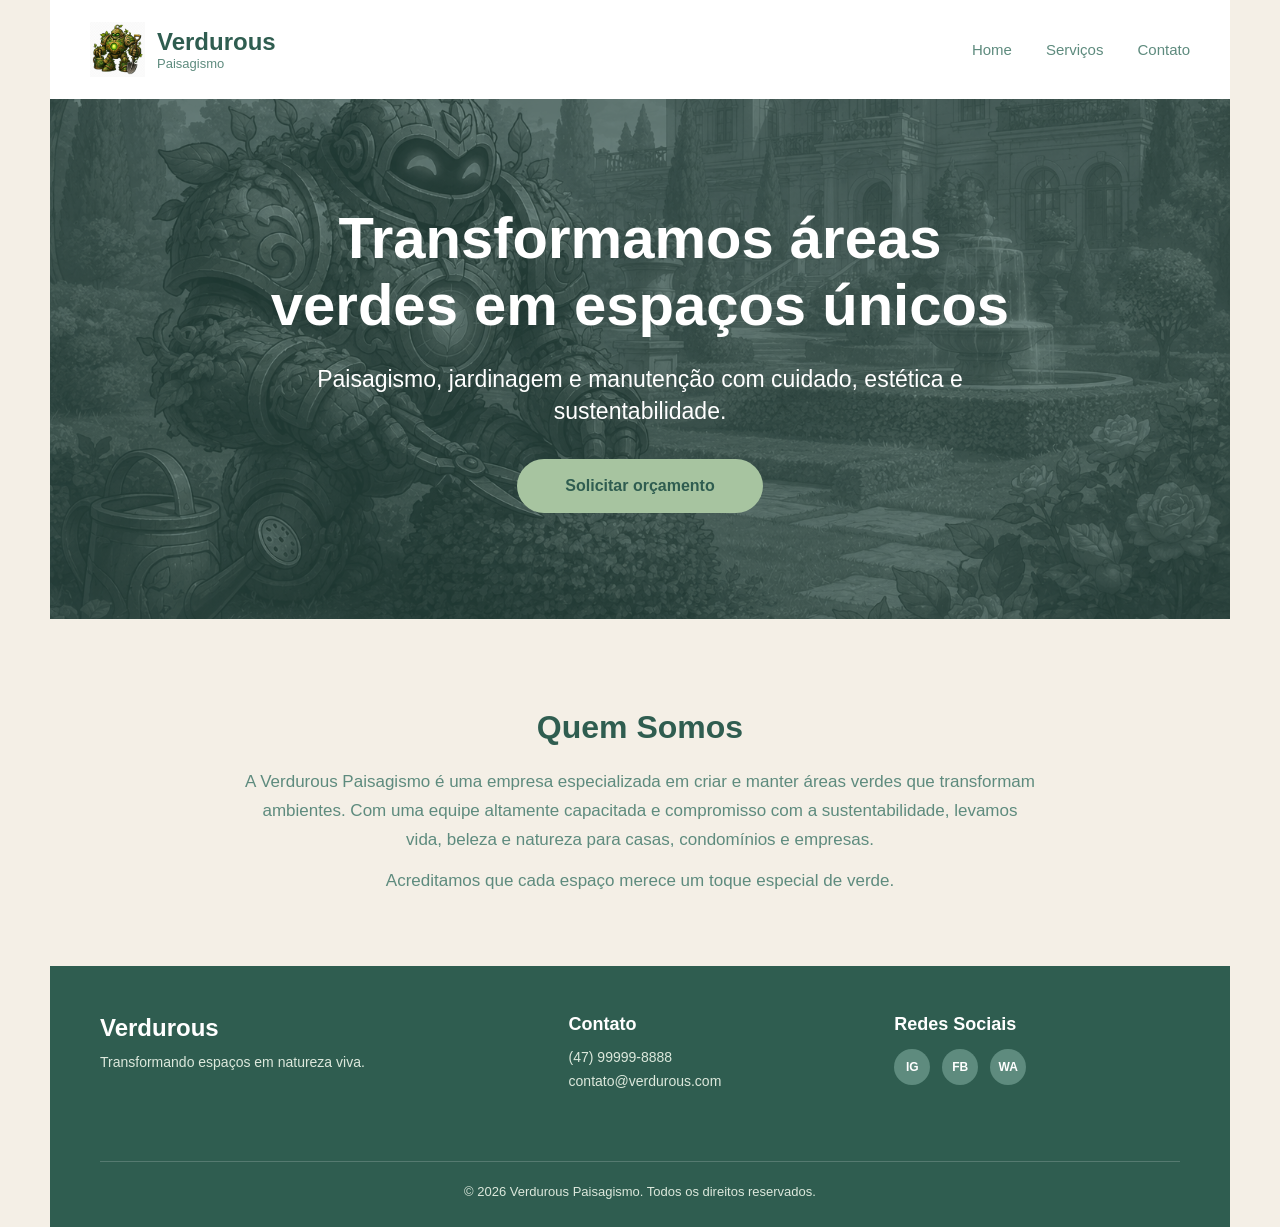
<file: index.html>
<!DOCTYPE html>
<html lang="pt-br">

<head>

    <meta charset="UTF-8">
    <title>Verdurous Paisagismo</title>
    <link rel="stylesheet" href="style.css">

</head>

<body>

    <!-- =========================================================
        CABEÇALHO - Logo da empresa e menu de navegação
    ========================================================= -->
    <header class="cabecalho">

        <div class="logo-area">
            <img src="GearJardineiro.png" alt="Logo Verdurous Paisagismo" class="logo-imagem">

            <div class="logo-texto">
                <h1>Verdurous</h1>
                <p>Paisagismo</p>
            </div>
        </div>

        <nav class="menu">
            <a href="index.html">Home</a>
            <a href="servicos.html">Serviços</a>
            <a href="contatos.html">Contato</a>
        </nav>

    </header>


    <!-- =========================================================
        BANNER PRINCIPAL - Área de destaque inicial da página
    ========================================================= -->
    <section class="banner-principal">

        <div class="imagem-fundo">
            <img src="GearJardim.png" alt="Imagem de jardim da Verdurous Paisagismo" class="banner-img">
        </div>

        <div class="banner-conteudo">
            <h2>Transformamos áreas verdes em espaços únicos</h2>

            <p>
                Paisagismo, jardinagem e manutenção com cuidado,
                estética e sustentabilidade.
            </p>

            <a href="contatos.html" class="botao-principal">
                Solicitar orçamento
            </a>
        </div>

    </section>


    <!-- =========================================================
        QUEM SOMOS - Pequena descrição institucional da empresa
    ========================================================= -->
    <section class="quem-somos">

        <h2>Quem Somos</h2>

        <p>
            A Verdurous Paisagismo é uma empresa especializada em criar e manter
            áreas verdes que transformam ambientes. Com uma equipe altamente
            capacitada e compromisso com a sustentabilidade, levamos vida, beleza
            e natureza para casas, condomínios e empresas.
        </p>

        <p>
            Acreditamos que cada espaço merece um toque especial de verde.
        </p>

    </section>

    <!-- =========================================================
        RODAPÉ - Informações finais da empresa
    ========================================================= -->
    <footer class="rodape">

        <div class="rodape-coluna">
            <div class="rodape-logo">Verdurous</div>
            <p>Transformando espaços em natureza viva.</p>
        </div>

        <div class="rodape-coluna">
            <h3>Contato</h3>
            <p>(47) 99999-8888</p>
            <p>contato@verdurous.com</p>
        </div>

        <div class="rodape-coluna">
            <h3>Redes Sociais</h3>

            <div class="redes">
                <span>IG</span>
                <span>FB</span>
                <span>WA</span>
            </div>
        </div>

        <div class="copyright">
            © 2026 Verdurous Paisagismo. Todos os direitos reservados.
        </div>

    </footer>

</body>

</html>
</file>
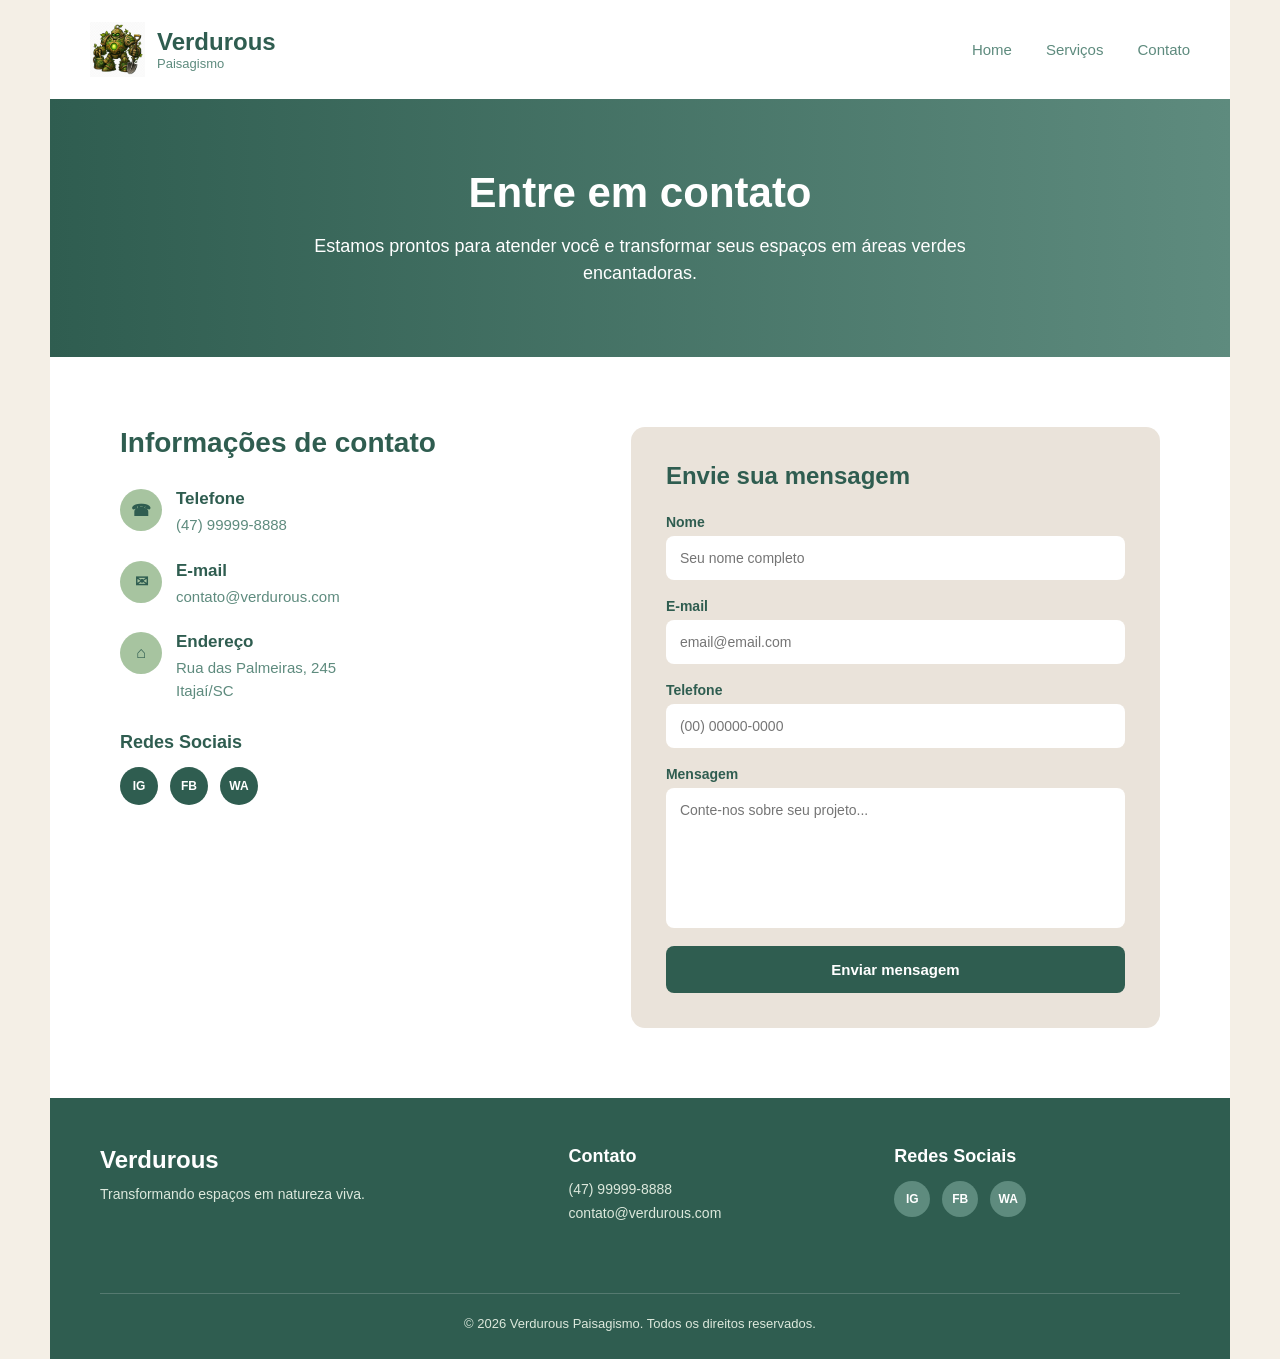
<file: contatos.html>
<!DOCTYPE html>
<html lang="pt-br">

<head>

    <meta charset="UTF-8">
    <title>Contato - Verdurous Paisagismo</title>
    <link rel="stylesheet" href="style.css">

</head>

<body>

    <!-- =========================================================
        CABEÇALHO - Logo da empresa e menu de navegação
    ========================================================= -->
    <header class="cabecalho">

        <div class="logo-area">
            <img src="GearJardineiro.png" alt="Logo Verdurous Paisagismo" class="logo-imagem">

            <div class="logo-texto">
                <h1>Verdurous</h1>
                <p>Paisagismo</p>
            </div>
        </div>

        <nav class="menu">
            <a href="index.html">Home</a>
            <a href="servicos.html">Serviços</a>
            <a href="contatos.html">Contato</a>
        </nav>

    </header>


    <!-- =========================================================
        BANNER CONTATO - Apresentação da página de contato
    ========================================================= -->
    <section class="banner-contato">

        <h2>Entre em contato</h2>

        <p>
            Estamos prontos para atender você e transformar seus espaços
            em áreas verdes encantadoras.
        </p>

    </section>


    <!-- =========================================================
        CONTEÚDO PRINCIPAL - Informações e formulário
    ========================================================= -->
    <main class="contato-principal">

        <!-- =========================================================
            INFORMAÇÕES DE CONTATO
        ========================================================= -->
        <section class="informacoes-contato">

            <h2>Informações de contato</h2>

            <div class="item-contato">
                <div class="icone-contato">☎</div>

                <div>
                    <h3>Telefone</h3>
                    <p>(47) 99999-8888</p>
                </div>
            </div>

            <div class="item-contato">
                <div class="icone-contato">✉</div>

                <div>
                    <h3>E-mail</h3>
                    <p>contato@verdurous.com</p>
                </div>
            </div>

            <div class="item-contato">
                <div class="icone-contato">⌂</div>

                <div>
                    <h3>Endereço</h3>
                    <p>Rua das Palmeiras, 245</p>
                    <p>Itajaí/SC</p>
                </div>
            </div>

            <h3 class="titulo-redes-contato">Redes Sociais</h3>

            <div class="redes-contato">
                <span>IG</span>
                <span>FB</span>
                <span>WA</span>
            </div>

        </section>


        <!-- =========================================================
            FORMULÁRIO DE CONTATO
        ========================================================= -->
        <section class="formulario-contato">

            <h2>Envie sua mensagem</h2>

            <form>

                <label for="nome">Nome</label>
                <input type="text" id="nome" placeholder="Seu nome completo">

                <label for="email">E-mail</label>
                <input type="email" id="email" placeholder="email@email.com">

                <label for="telefone">Telefone</label>
                <input type="text" id="telefone" placeholder="(00) 00000-0000">

                <label for="mensagem">Mensagem</label>
                <textarea id="mensagem" placeholder="Conte-nos sobre seu projeto..."></textarea>

                <button type="submit">Enviar mensagem</button>

            </form>

        </section>

    </main>


    <!-- =========================================================
        RODAPÉ - Informações finais da empresa
    ========================================================= -->
    <footer class="rodape">

        <div class="rodape-coluna">
            <div class="rodape-logo">Verdurous</div>
            <p>Transformando espaços em natureza viva.</p>
        </div>

        <div class="rodape-coluna">
            <h3>Contato</h3>
            <p>(47) 99999-8888</p>
            <p>contato@verdurous.com</p>
        </div>

        <div class="rodape-coluna">
            <h3>Redes Sociais</h3>

            <div class="redes">
                <span>IG</span>
                <span>FB</span>
                <span>WA</span>
            </div>
        </div>

        <div class="copyright">
            © 2026 Verdurous Paisagismo. Todos os direitos reservados.
        </div>

    </footer>

</body>

</html>
</file>
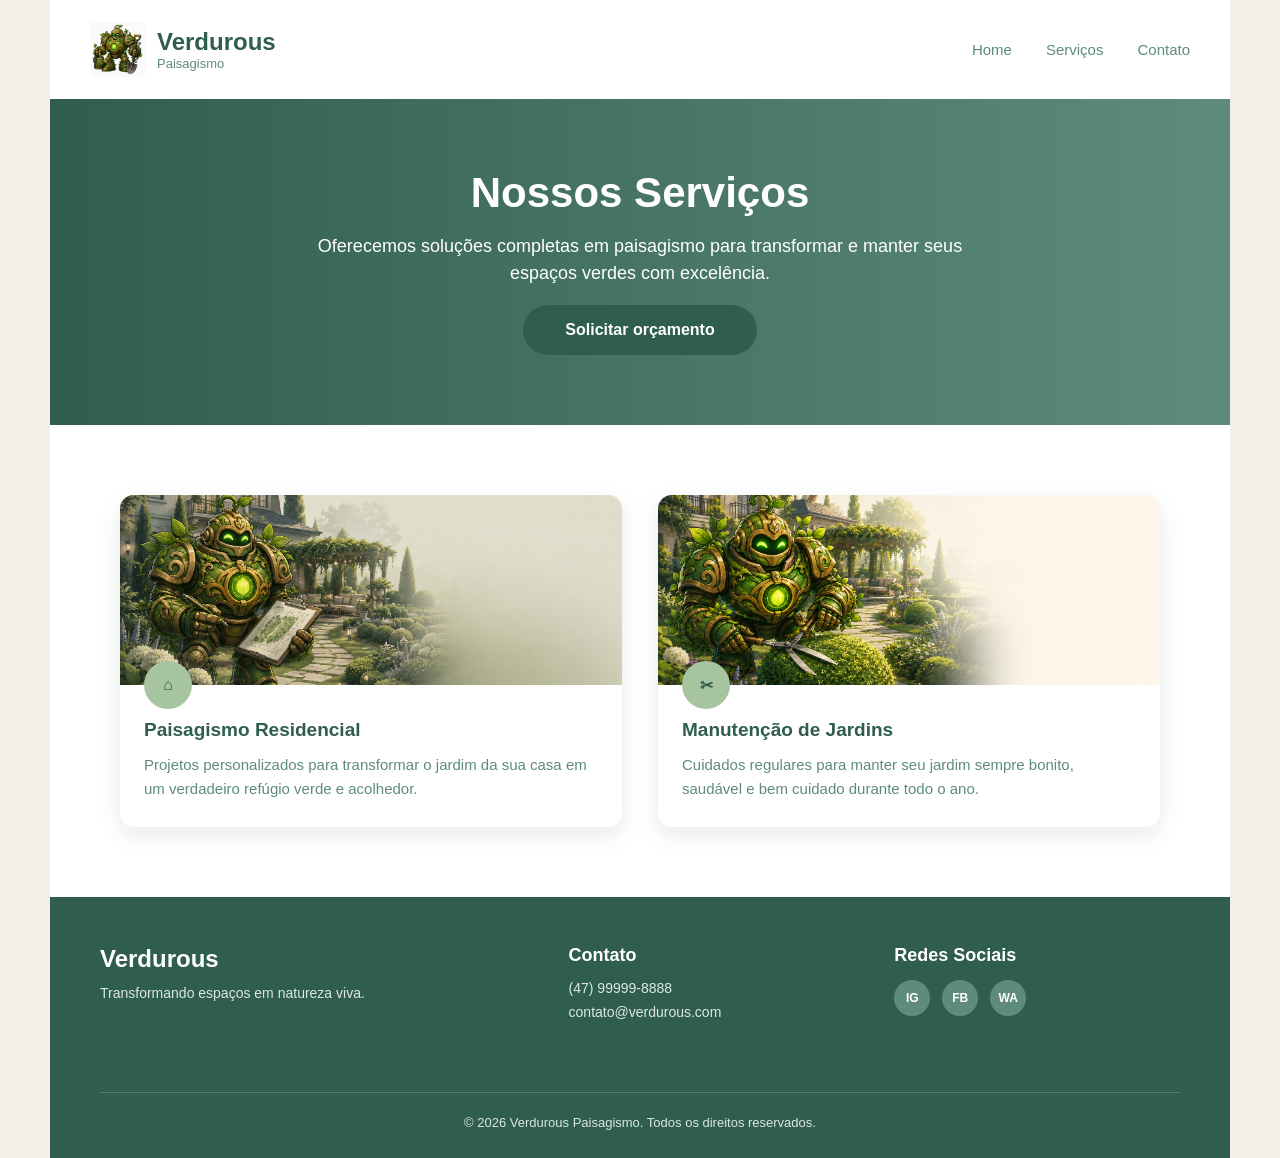
<file: servicos.html>
<!DOCTYPE html>
<html lang="pt-br">

<head>

    <meta charset="UTF-8">
    <title>Serviços - Verdurous Paisagismo</title>
    <link rel="stylesheet" href="style.css">

</head>

<body>

    <!-- =========================================================
        CABEÇALHO - Logo da empresa e menu de navegação
    ========================================================= -->
    <header class="cabecalho">

        <div class="logo-area">
            <img src="GearJardineiro.png" alt="Logo Verdurous Paisagismo" class="logo-imagem">

            <div class="logo-texto">
                <h1>Verdurous</h1>
                <p>Paisagismo</p>
            </div>
        </div>

        <nav class="menu">
            <a href="index.html">Home</a>
            <a href="servicos.html">Serviços</a>
            <a href="contatos.html">Contato</a>
        </nav>

    </header>


    <!-- =========================================================
        BANNER SERVIÇOS - Apresentação da página
    ========================================================= -->
    <section class="banner-servicos">

        <h2>Nossos Serviços</h2>

        <p>
            Oferecemos soluções completas em paisagismo para transformar
            e manter seus espaços verdes com excelência.
        </p>

        <br>

        <a href="contatos.html" class="botao-servicos">
            Solicitar orçamento
        </a>

    </section>


    <!-- =========================================================
        LISTA DE SERVIÇOS - Cards com os serviços da empresa
    ========================================================= -->
    <main class="servicos-principal">

        <section class="grade-servicos">

            <article class="card-servico">

                <div class="imagem-servico">
                    <img src="Work1.png" alt="Paisagismo residencial">
                </div>

                <div class="conteudo-servico">
                    <div class="icone-servico">⌂</div>

                    <h3>Paisagismo Residencial</h3>

                    <p>
                        Projetos personalizados para transformar o jardim da sua casa
                        em um verdadeiro refúgio verde e acolhedor.
                    </p>
                </div>

            </article>


            <article class="card-servico">
                
                <div class="imagem-servico">
                    <img src="Work2.png" alt="Paisagismo residencial">
                </div>

                <div class="conteudo-servico">
                    <div class="icone-servico">✂</div>

                    <h3>Manutenção de Jardins</h3>

                    <p>
                        Cuidados regulares para manter seu jardim sempre bonito,
                        saudável e bem cuidado durante todo o ano.
                    </p>
                </div>

            </article>

        </section>

    </main>


    <!-- =========================================================
        RODAPÉ - Informações finais da empresa
    ========================================================= -->
    <footer class="rodape">

        <div class="rodape-coluna">
            <div class="rodape-logo">Verdurous</div>
            <p>Transformando espaços em natureza viva.</p>
        </div>

        <div class="rodape-coluna">
            <h3>Contato</h3>
            <p>(47) 99999-8888</p>
            <p>contato@verdurous.com</p>
        </div>

        <div class="rodape-coluna">
            <h3>Redes Sociais</h3>

            <div class="redes">
                <span>IG</span>
                <span>FB</span>
                <span>WA</span>
            </div>
        </div>

        <div class="copyright">
            © 2026 Verdurous Paisagismo. Todos os direitos reservados.
        </div>

    </footer>

</body>

</html>
</file>
<file: style.css>
/* =========================================================
   CONFIGURAÇÕES GERAIS - Usadas em todas as páginas
========================================================= */

* {
    margin: 0;
    padding: 0;
    box-sizing: border-box;
}

body {
    background-color: rgb(244, 239, 230);
    color: rgb(47, 93, 80);
    font-family: Arial, Helvetica, sans-serif;
}

a {
    text-decoration: none;
}

/* =========================================================
   CABEÇALHO GERAL - Usado no index, serviços e contatos
========================================================= */

.cabecalho {
    max-width: 1180px;
    margin: 0 auto;
    padding: 22px 40px;
    display: flex;
    align-items: center;
    justify-content: space-between;
    background-color: rgb(255, 255, 255);
}

.logo-area {
    display: flex;
    align-items: center;
    gap: 12px;
}

.logo-imagem {
    width: 55px;
    height: 55px;
    object-fit: contain;
}

.logo-texto h1 {
    font-size: 24px;
    color: rgb(47, 93, 80);
}

.logo-texto p {
    font-size: 13px;
    color: rgb(94, 139, 126);
}

.menu {
    display: flex;
    gap: 34px;
}

.menu a {
    color: rgb(94, 139, 126);
    font-size: 15px;
    font-weight: 500;
}

/* =========================================================
   RODAPÉ GERAL - Usado no index, serviços e contatos
========================================================= */

.rodape {
    max-width: 1180px;
    margin: 0 auto;
    padding: 48px 50px 28px;
    display: grid;
    grid-template-columns: 1.5fr 1fr 1fr;
    gap: 40px;
    background-color: rgb(47, 93, 80);
    color: rgb(255, 255, 255);
}

.rodape-logo {
    margin-bottom: 12px;
    font-size: 24px;
    font-weight: bold;
}

.rodape-coluna h3 {
    margin-bottom: 14px;
    font-size: 18px;
}

.rodape-coluna p {
    margin-bottom: 8px;
    color: rgb(220, 232, 220);
    font-size: 14px;
}

.redes {
    display: flex;
    gap: 12px;
}

.redes span, .redes-contato span {
    display: flex;
    align-items: center;
    justify-content: center;
    border-radius: 50%;
    font-size: 12px;
    font-weight: bold;
}

.redes span {
    width: 36px;
    height: 36px;
    background-color: rgb(94, 139, 126);
}

.copyright {
    grid-column: 1 / 4;
    margin-top: 24px;
    padding-top: 22px;
    border-top: 1px solid rgba(255, 255, 255, 0.18);
    text-align: center;
    color: rgb(220, 232, 220);
    font-size: 13px;
}

/* =========================================================
   BOTÕES GERAIS - Base visual para botões em formato de link
========================================================= */

.botao-principal, .botao-servicos {
    display: inline-block;
    border-radius: 40px;
    font-size: 16px;
    font-weight: bold;
}

/* =========================================================
   PÁGINA INDEX - Banner principal e seção Quem Somos
========================================================= */

.banner-principal {
    position: relative;
    max-width: 1180px;
    height: 520px;
    margin: 0 auto;
    display: flex;
    align-items: center;
    justify-content: center;
    overflow: hidden;
    text-align: center;
}

.imagem-fundo {
    position: absolute;
    inset: 0;
}

.banner-img {
    width: 100%;
    height: 100%;
    object-fit: cover;
}

.imagem-fundo::after {
    content: "";
    position: absolute;
    inset: 0;
    background-color: rgba(47, 93, 80, 0.48);
}

.banner-conteudo {
    position: relative;
    z-index: 1;
    max-width: 850px;
    padding: 30px;
    color: rgb(255, 255, 255);
}

.banner-conteudo h2 {
    margin-bottom: 24px;
    font-size: 58px;
    line-height: 1.15;
}

.banner-conteudo p {
    max-width: 760px;
    margin: 0 auto 32px;
    font-size: 23px;
    line-height: 1.4;
}

.botao-principal {
    padding: 18px 48px;
    background-color: rgb(167, 196, 160);
    color: rgb(47, 93, 80);
}

.botao-principal:hover {
    background-color: rgb(244, 239, 230);
}

.quem-somos {
    max-width: 850px;
    margin: 90px auto 70px;
    padding: 0 30px;
    text-align: center;
}

.quem-somos h2 {
    margin-bottom: 22px;
    font-size: 32px;
}

.quem-somos p {
    margin-bottom: 12px;
    color: rgb(94, 139, 126);
    font-size: 17px;
    line-height: 1.7;
}

/* =========================================================
   BANNERS INTERNOS - Usados nas páginas Serviços e Contatos
========================================================= */

.banner-servicos, .banner-contato {
    max-width: 1180px;
    margin: 0 auto;
    padding: 70px 30px;
    background: linear-gradient(90deg, rgb(47, 93, 80), rgb(94, 139, 126));
    color: rgb(255, 255, 255);
    text-align: center;
}

.banner-servicos h2, .banner-contato h2 {
    margin-bottom: 16px;
    font-size: 42px;
}

.banner-servicos p, .banner-contato p {
    max-width: 680px;
    margin: 0 auto;
    font-size: 18px;
    line-height: 1.5;
}

/* =========================================================
   PÁGINA SERVIÇOS - Cards com os serviços oferecidos
========================================================= */

.botao-servicos {
    padding: 16px 42px;
    background-color: rgb(47, 93, 80);
    color: rgb(255, 255, 255);
}

.botao-servicos:hover {
    background-color: rgb(94, 139, 126);
}

.servicos-principal {
    max-width: 1180px;
    margin: 0 auto;
    padding: 70px;
    background-color: rgb(255, 255, 255);
}

.grade-servicos {
    display: grid;
    grid-template-columns: repeat(2, 1fr);
    gap: 36px;
}

.card-servico {
    overflow: hidden;
    background-color: rgb(255, 255, 255);
    border-radius: 14px;
    box-shadow: 0 8px 22px rgba(47, 93, 80, 0.12);
}

.imagem-servico {
    width: 100%;
    height: 190px;
    overflow: hidden;
    background-color: rgb(167, 196, 160);
}

.imagem-servico img {
    width: 100%;
    height: 100%;
    display: block;
    object-fit: cover;
}

.conteudo-servico {
    position: relative;
    padding: 34px 24px 26px;
}

.icone-servico {
    position: absolute;
    top: -24px;
    left: 24px;
    width: 48px;
    height: 48px;
    display: flex;
    align-items: center;
    justify-content: center;
    background-color: rgb(167, 196, 160);
    color: rgb(47, 93, 80);
    border-radius: 50%;
    font-weight: bold;
}

.card-servico h3 {
    margin-bottom: 12px;
    color: rgb(47, 93, 80);
    font-size: 19px;
}

.card-servico p {
    color: rgb(94, 139, 126);
    font-size: 15px;
    line-height: 1.6;
}

/* =========================================================
   PÁGINA CONTATOS - Informações de contato e formulário
========================================================= */

.contato-principal {
    max-width: 1180px;
    margin: 0 auto;
    padding: 70px;
    display: grid;
    grid-template-columns: 1fr 1.2fr;
    gap: 70px;
    background-color: rgb(255, 255, 255);
}

.informacoes-contato h2 {
    margin-bottom: 30px;
    color: rgb(47, 93, 80);
    font-size: 28px;
}

.item-contato {
    display: flex;
    align-items: flex-start;
    gap: 14px;
    margin-bottom: 24px;
}

.icone-contato {
    width: 42px;
    height: 42px;
    display: flex;
    align-items: center;
    justify-content: center;
    background-color: rgb(167, 196, 160);
    color: rgb(47, 93, 80);
    border-radius: 50%;
    font-weight: bold;
}

.item-contato h3, .titulo-redes-contato {
    color: rgb(47, 93, 80);
}

.item-contato h3 {
    margin-bottom: 5px;
    font-size: 17px;
}

.item-contato p {
    color: rgb(94, 139, 126);
    font-size: 15px;
    line-height: 1.5;
}

.titulo-redes-contato {
    margin: 30px 0 14px;
    font-size: 18px;
}

.redes-contato {
    display: flex;
    gap: 12px;
}

.redes-contato span {
    width: 38px;
    height: 38px;
    background-color: rgb(47, 93, 80);
    color: rgb(255, 255, 255);
}

.formulario-contato {
    padding: 35px;
    background-color: rgb(234, 227, 218);
    border-radius: 14px;
}

.formulario-contato h2 {
    margin-bottom: 24px;
    color: rgb(47, 93, 80);
    font-size: 24px;
}

.formulario-contato form {
    display: flex;
    flex-direction: column;
}

.formulario-contato label {
    margin-bottom: 6px;
    color: rgb(47, 93, 80);
    font-size: 14px;
    font-weight: bold;
}

.formulario-contato input, .formulario-contato textarea {
    width: 100%;
    margin-bottom: 18px;
    padding: 14px;
    border: none;
    border-radius: 8px;
    color: rgb(47, 93, 80);
    font-family: Arial, Helvetica, sans-serif;
    font-size: 14px;
}

.formulario-contato textarea {
    height: 140px;
    resize: none;
}

.formulario-contato button {
    padding: 15px;
    background-color: rgb(47, 93, 80);
    color: rgb(255, 255, 255);
    border: none;
    border-radius: 8px;
    font-size: 15px;
    font-weight: bold;
    cursor: pointer;
}

.formulario-contato button:hover {
    background-color: rgb(94, 139, 126);
}
</file>
